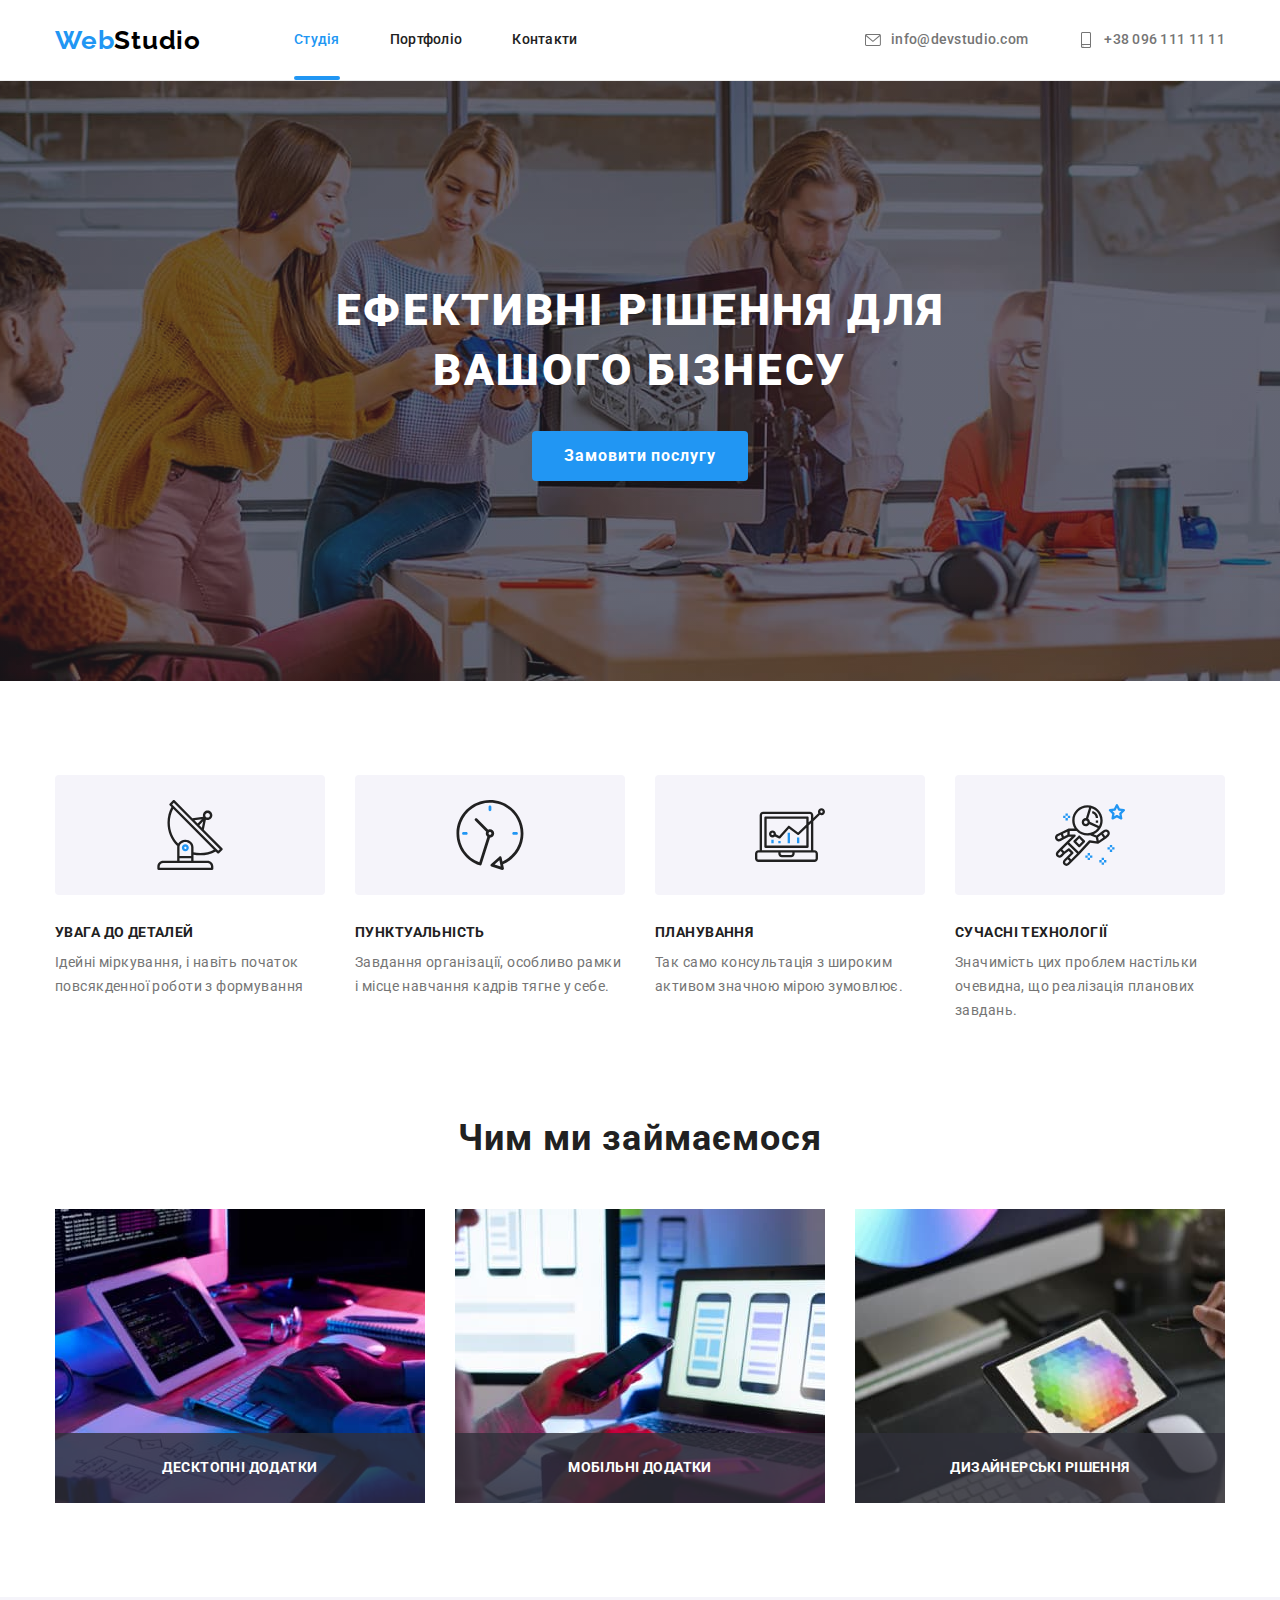
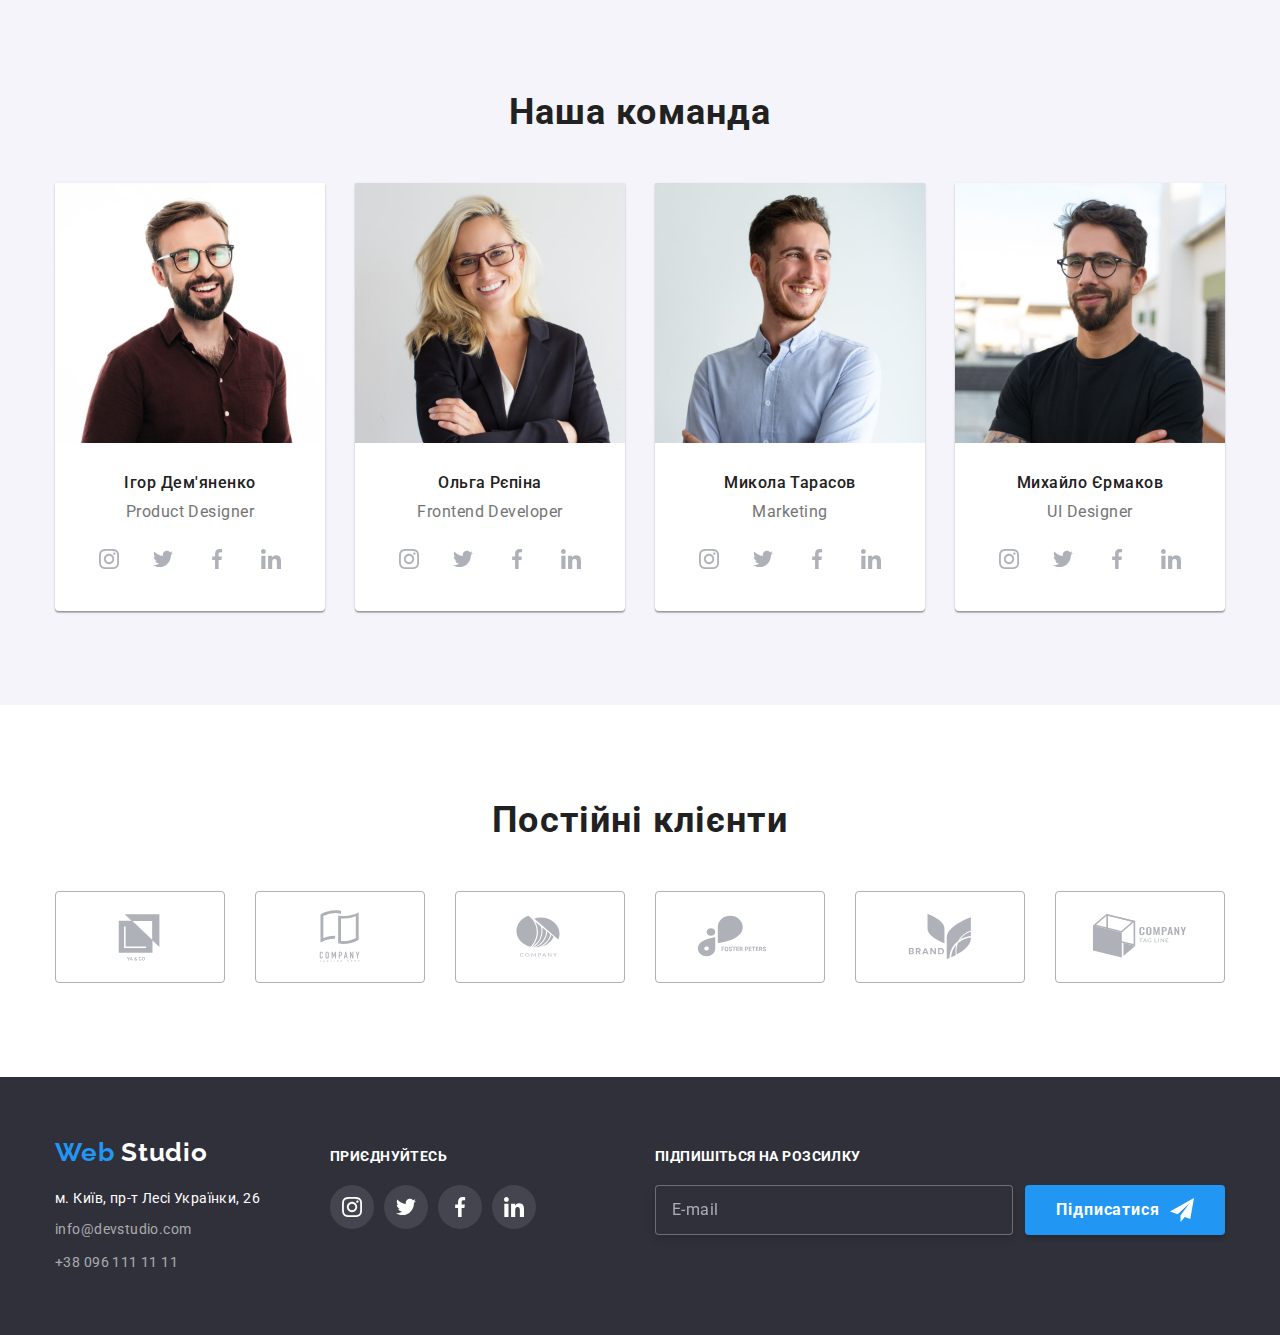
<file: index.html>
<!DOCTYPE html>
<html lang="uk">
<head>
    <meta charset="UTF-8">
    <meta http-equiv="X-UA-Compatible" content="IE=edge">
    <meta name="viewport" content="width=device-width, initial-scale=1.0">
    <title>WebStudio</title>
    <link rel="stylesheet" href="https://fonts.googleapis.com/css2?family=Raleway:wght@700&family=Roboto:wght@400;500;700;900&display=swap">
    <link rel="stylesheet" href="https://cdnjs.cloudflare.com/ajax/libs/modern-normalize/1.1.0/modern-normalize.min.css">
    <link rel="stylesheet" href="css/main.min.css">
</head>
<body>
     <header class="header">
        <!-- Logo -->
        <div class="container header-container">
            <a href="./index.html" class="logo logo-first">Web<span class="logo logo-end">Studio</span></a>
        <!-- Navigation -->
        <nav class="nav">
            <ul class="nav-list">
                <li class="nav-item"><a href="./index.html" class="nav-link current"  >Студія</a></li>
                <li class="nav-item"><a href="./portfolio.html" class="nav-link"  >Портфоліо</a></li>
                <li class="nav-item"><a href="./contacts.html" class="nav-link"  >Контакти </a></li>
            </ul>
        </nav>
        <!-- Contacts -->
        <ul class="contacts">
            <li class="contacts-item">
                <a href="mailto:info@devstudio.com" class="contacts-link">
                <svg class="contacts-icon" width="16" height="12">
                    <use href="./images/icons.svg#icon-envelope-header"></use>
                </svg> info@devstudio.com</a>
            </li>
            <li class="contacts-item">
                <a href="tel:+380961111111" class="contacts-link">
                <svg class="contacts-icon"  width="10" height="16">
                    <use href="./images/icons.svg#icon-smartphone-header"></use>
                </svg>
                +38 096 111 11 11</a>
            </li>
        </ul>
        </div>
    </header>
    <main>
        <!-- Hero section -->
        <section class="section hero">
            <div class="container">
            <h1 class="hero__title">Ефективні рішення для <br> вашого бізнесу</h1>
            <button class="button hero__button" data-modal-open>Замовити послугу</button>
            </div>
        </section>
        <!-- About -->
        <section class="section about">
            <div class="container">
            <ul class="about__list">
                <li class="about__item">
                    <div class="about__thumb">
                    <svg class="about__icon" width="70" height="70">
                        <use href="./images/icons.svg#icon-antenna"></use>
                    </svg></div>
                    <h2 class="about__title">УВАГА ДО ДЕТАЛЕЙ</h2>
                    <p class="about__text">Ідейні міркування, і навіть початок повсякденної роботи з формування 
                </li>
                <li class="about__item">
                    <div class="about__thumb">
                        <svg class="about__icon" width="70" height="70">
                            <use href="./images/icons.svg#icon-clock"></use>
                        </svg>
                    </div>
                    <h2 class="about__title">ПУНКТУАЛЬНІСТЬ</h2>
                    <p class="about__text">Завдання організації, особливо рамки і місце навчання кадрів тягне у себе.</p>
                </li>
                <li class="about__item">
                    <div class="about__thumb">
                        <svg class="about__icon" width="70" height="70">
                            <use href="./images/icons.svg#icon-computer"></use>
                        </svg>
                    </div>
                    <h2 class="about__title">ПЛАНУВАННЯ</h2>
                    <p class="about__text"> Так само консультація з широким активом значною мірою зумовлює.</p>
                </li>
                <li class="about__item">
                    <div class="about__thumb">
                        <svg class="about__icon" width="70" height="70">
                            <use href="./images/icons.svg#icon-astronat"></use>
                        </svg>
                    </div>
                    <h2 class="about__title">СУЧАСНІ ТЕХНОЛОГІЇ</h2>
                    <p class="about__text">Значимість цих проблем настільки очевидна, що реалізація планових завдань.</p>
                </li>
            </ul>
            </div>
        </section>
        <!-- What we do -->
        <section class="section profile">
            <div class="container">
            <h2 class="profile__title">Чим ми займаємося</h2>
            <ul class="profile__list">
                <li class="profile__item"><div class="profile__text"><p>Десктопні додатки</p></div><img src="images/box-1.jpg" alt="keyboard" width="370" height="294"></li>
                <li class="profile__item"><div class="profile__text"><p>Мобільні додатки</p></div><img src="images/box-2.jpg" alt="mobile" width="370" height="294"></li>
                <li class="profile__item"><div class="profile__text"><p>Дизайнерські рішення</p></div><img src="images/box-3.jpg" alt="tablet" width="370" height="294"></li>
            </ul>
            </div>
        </section>
        <!-- Our team -->
        <section class="section team">
            <div class="container">
            <h2 class="team-title">Наша команда</h2>
            <ul class="team-list">
                <li class="team-item">
                    <img class="team-image" src="./images/product-designer.jpg" alt="Product Designer" width="270" height="260">
                    <div class="team-content">
                    <h3 class="team-name" lang="uk">Ігор Дем'яненко</h3>
                    <p class="team-position" lang="en">Product Designer</p>
                    <ul class="team-link">
                        <li><a class="team-social" href="https://www.instagram.com/"><svg class="team-icon" width="20" height="20"><use href="./images/icons.svg#icon-instagram-team" ></use></svg> <span class="visually-hidden"> Instagram</span></a></li>
                        <li><a class="team-social" href="https://twitter.com/"><svg class="team-icon" width="20" height="20"><use href="./images/icons.svg#icon-twitter-team"></use></svg> <span class="visually-hidden"> Twitter</span></a></li>
                        <li><a class="team-social" href="https://www.facebook.com/"><svg class="team-icon" width="20" height="20"><use href="./images/icons.svg#icon-facebook-team" ></use></svg> <span class="visually-hidden"> Facebook</span></a></li>
                        <li><a class="team-social" href="https://www.linkedin.com/"><svg class="team-icon" width="20" height="20"><use href="./images/icons.svg#icon-linkedin-team"></use></svg> <span class="visually-hidden"> LinkedIn</span></a></li>
                    </ul>
                    </div>
                </li>
                <li class="team-item">
                    <img class="team-image" src="./images/frontend-developer.jpg" alt="Frontend Developer" width="270" height="260">
                    <div class="team-content">
                    <h3 class="team-name" lang="uk">Ольга Рєпіна</h3>
                    <p class="team-position" lang="en">Frontend Developer</p>
                    <ul class="team-link">
                        <li><a class="team-social" href="https://www.instagram.com/"><svg class="team-icon" width="20" height="20"><use href="./images/icons.svg#icon-instagram-team" ></use></svg> <span class="visually-hidden"> Instagram</span></a></li>
                        <li><a class="team-social" href="https://twitter.com/"><svg class="team-icon" width="20" height="20"><use href="./images/icons.svg#icon-twitter-team"></use></svg> <span class="visually-hidden"> Twitter</span></a></li>
                        <li><a class="team-social" href="https://www.facebook.com/"><svg class="team-icon" width="20" height="20"><use href="./images/icons.svg#icon-facebook-team" ></use></svg> <span class="visually-hidden"> Facebook</span></a></li>
                        <li><a class="team-social" href="https://www.linkedin.com/"><svg class="team-icon" width="20" height="20"><use href="./images/icons.svg#icon-linkedin-team"></use></svg> <span class="visually-hidden"> LinkedIn</span></a></li>
                    </ul>
                    </div>
                </li>
                <li class="team-item">
                    <img class="team-image" src="./images/marketing.jpg" alt="Marketing" width="270" height="260">
                    <div class="team-content">
                    <h3 class="team-name" lang="uk">Микола Тарасов</h3>
                    <p class="team-position" lang="en">Marketing</p>
                    <ul class="team-link">
                        <li><a class="team-social" href="https://www.instagram.com/"><svg class="team-icon" width="20" height="20"><use href="./images/icons.svg#icon-instagram-team" ></use></svg> <span class="visually-hidden"> Instagram</span></a></li>
                        <li><a class="team-social" href="https://twitter.com/"><svg class="team-icon" width="20" height="20"><use href="./images/icons.svg#icon-twitter-team"></use></svg> <span class="visually-hidden"> Twitter</span></a></li>
                        <li><a class="team-social" href="https://www.facebook.com/"><svg class="team-icon" width="20" height="20"><use href="./images/icons.svg#icon-facebook-team" ></use></svg> <span class="visually-hidden"> Facebook</span></a></li>
                        <li><a class="team-social" href="https://www.linkedin.com/"><svg class="team-icon" width="20" height="20"><use href="./images/icons.svg#icon-linkedin-team"></use></svg> <span class="visually-hidden"> LinkedIn</span></a></li>
                    </ul>
                    </div>
                </li>
                <li class="team-item">
                    <img class="team-image" src="./images/ui-designer.jpg" alt="UI Designer" width="270" height="260">
                    <div class="team-content">
                    <h3 class="team-name" lang="uk">Михайло Єрмаков</h3>
                    <p class="team-position" lang="en">UI Designer</p>
                   <ul class="team-link">
                        <li><a class="team-social" href="https://www.instagram.com/"><svg class="team-icon" width="20" height="20"><use href="./images/icons.svg#icon-instagram-team" ></use></svg> <span class="visually-hidden"> Instagram</span></a></li>
                        <li><a class="team-social" href="https://twitter.com/"><svg class="team-icon" width="20" height="20"><use href="./images/icons.svg#icon-twitter-team"></use></svg> <span class="visually-hidden"> Twitter</span></a></li>
                        <li><a class="team-social" href="https://www.facebook.com/"><svg class="team-icon" width="20" height="20"><use href="./images/icons.svg#icon-facebook-team" ></use></svg> <span class="visually-hidden"> Facebook</span></a></li>
                        <li><a class="team-social" href="https://www.linkedin.com/"><svg class="team-icon" width="20" height="20"><use href="./images/icons.svg#icon-linkedin-team"></use></svg> <span class="visually-hidden"> LinkedIn</span></a></li>
                    </ul>
                    </div>
                </li>
            </ul>
            </div>
        </section>
        <section class="section clients">
            <div class="container">
            <h2 class="clients-title">Постійні клієнти</h2>
            <ul class="clients-list">
                <li>
                    <a class="clients-link" href="" >
                        <svg class="clients-icon" width="106" height="60">
                            <use href="./images/icons.svg#icon-company1" ></use>
                        </svg>
                    </a>
                </li>
                <li>
                    <a class="clients-link" href="" >
                        <svg class="clients-icon" width="106" height="60">
                            <use href="./images/icons.svg#icon-company2"></use>
                        </svg>
                    </a>
                </li>
                <li><a class="clients-link" href="" >
                        <svg class="clients-icon" width="106" height="60">
                            <use href="./images/icons.svg#icon-company3"></use>
                        </svg>
                    </a>
                </li>
                <li><a class="clients-link" href="" >
                        <svg class="clients-icon" width="106" height="60">
                            <use href="./images/icons.svg#icon-company4"></use>
                        </svg> 
                    </a>
                </li>
                <li><a class="clients-link" href="" >
                        <svg class="clients-icon" width="106" height="60">
                            <use href="./images/icons.svg#icon-company5"></use>
                        </svg> 
                    </a>
                </li>
                <li><a class="clients-link" href="" >
                        <svg class="clients-icon" width="106" height="60">
                            <use href="./images/icons.svg#icon-company6"></use>
                        </svg> 
                    </a>
                </li>
            </ul>
            </div>
        </section>
    </main>
    <footer>
        <div class="container footer-container">
        <div class="footer-adress">
         <!-- Footer logo -->
                <a href="./index.html" class="logo logo-first">Web
                    <span class="logo footer-end">Studio</span>
                </a>
        <!-- Footer adress -->
                <address>
                <ul class="footer-list">
                    <li class="footer-item">
                        <a href="https://goo.gl/maps/C7pXMFegKn5EvWC58" class="adress-link" target="_blank" rel="noreferrer noopener"> м. Київ, пр-т Лесі Українки, 26 </a>
                    </li>
                    <li class="footer-item">
                        <a href="mailto:info@devstudio.com" class="footer-contacts">info@devstudio.com</a>
                    </li>
                    <li class="footer-item">
                        <a href="tell:+380961111111" class="footer-contacts">+38 096 111 11 11</a>
                    </li>
                </ul>
                </address>
        </div>
            <div class="footer-social">
                <p>ПРИЄДНУЙТЕСЬ</p>
                   <ul class="footer-cosial-list">
                        <li><a class="footer-link" href="https://www.instagram.com/">
                            <svg class="icon-footer" width="20" height="20">
                                <use href="./images/icons.svg#icon-instagram-footer"></use>
                            </svg>
                            <span class="visually-hidden"> Instagram</span></a></li>
                        <li><a class="footer-link" href="https://twitter.com/">
                            <svg class="icon-footer" width="20" height="20">
                                <use href="./images/icons.svg#icon-twitter-footer" ></use>
                            </svg>
                            <span class="visually-hidden">Twitter</span></a></li>
                        <li><a class="footer-link" href="https://www.facebook.com/">
                            <svg class="icon-footer" width="20" height="20">
                                <use href="./images/icons.svg#icon-facebook-footer"></use>
                            </svg>
                            <span class="visually-hidden">Facebook</span></a></li>
                        <li><a class="footer-link" href="https://www.linkedin.com/">
                            <svg class="icon-footer" width="20" height="20">
                                <use href="./images/icons.svg#icon-linkedin-footer" ></use>
                            </svg>
                            <span class="visually-hidden">LinkedIn</span></a></li>
                    </ul>
            </div>
            <form class="footer-form">
                <p>ПІДПИШІТЬСЯ НА РОЗСИЛКУ</p>
                    <div class="mail-form">
                            <input type="email" name="mail" id="mail" lang="En" placeholder="E-mail">
                            <button class="footer-button" type="submit">
                                Підписатися
                                <svg class="footer-telegram"  width="24" height="24">
                                    <use href="./images/icons.svg#icon-telegram"></use>
                                </svg>
                            </button>
                    </div>
            </form>
        </div>
    </footer>
    <div class="backdrop is-hidden" data-modal>
        
        <div class="modal">

    <form class="modal-form">
        <p>Залиште свої дані, ми вам передзвонимо</p>

        <div class="form-field">
            <label for="name">Ім'я</label>
            <input class="form-input" type="text" name="name" id="name"> 
                <svg class="icon-modal" width="18" height="18">
                    <use href="./images/icons.svg#icon-person-modal"></use>
                </svg>       
        </div>

        <div class="form-field">
            <label for="telephone">Телефон</label>
            <input class="form-input" type="tel" name="telephone" id="telephone">  
                <svg class="icon-modal" width="18" height="18">
                    <use href="./images/icons.svg#icon-phone-modal"></use>
                </svg>      
        </div>
    
        <div class="form-field">
            <label for="post">Пошта</label>
            <input class="form-input" type="email" name="post" id="post">
                <svg class="icon-modal" width="18" height="18">
                    <use href="./images/icons.svg#icon-email-modal"></use>
                </svg>
                
        </div>
    
        <div class="form-field coment">
        <label for="coment">Коментар </label>
        <textarea class="form-input" name="coment" id="coment" rows="5" placeholder="Введіть текст"></textarea>
        </div>

        <div class="form-checkbox">
        <label class="modal-check"> 
            <input class="checkbox" type="checkbox" name="privacy">
            <span class="checkbox-icon">
                <svg class="icon-chekbox" width="16" height="15">
                    <use href="./images/icons.svg#icon-icon-checkbox"></use>
                </svg>
            </span>
                Погоджуюся з розсилкою та приймаю &nbsp; 
                    <a href="#">Умови договору</a> 
        </label>  
        </div>

       
        <button class="modal-button" type="submit">Відправити</button>
    </form>


            <button class="close-button" data-modal-close>
                <svg class="close-modal" width="11" height="11">
                    <use href="./images/icons.svg#icon-close-modal"></use>
                </svg>
            </button>
        </div>
        
    </div>
    <script src="./js/modal.js"></script>
</body>
</html>
</file>
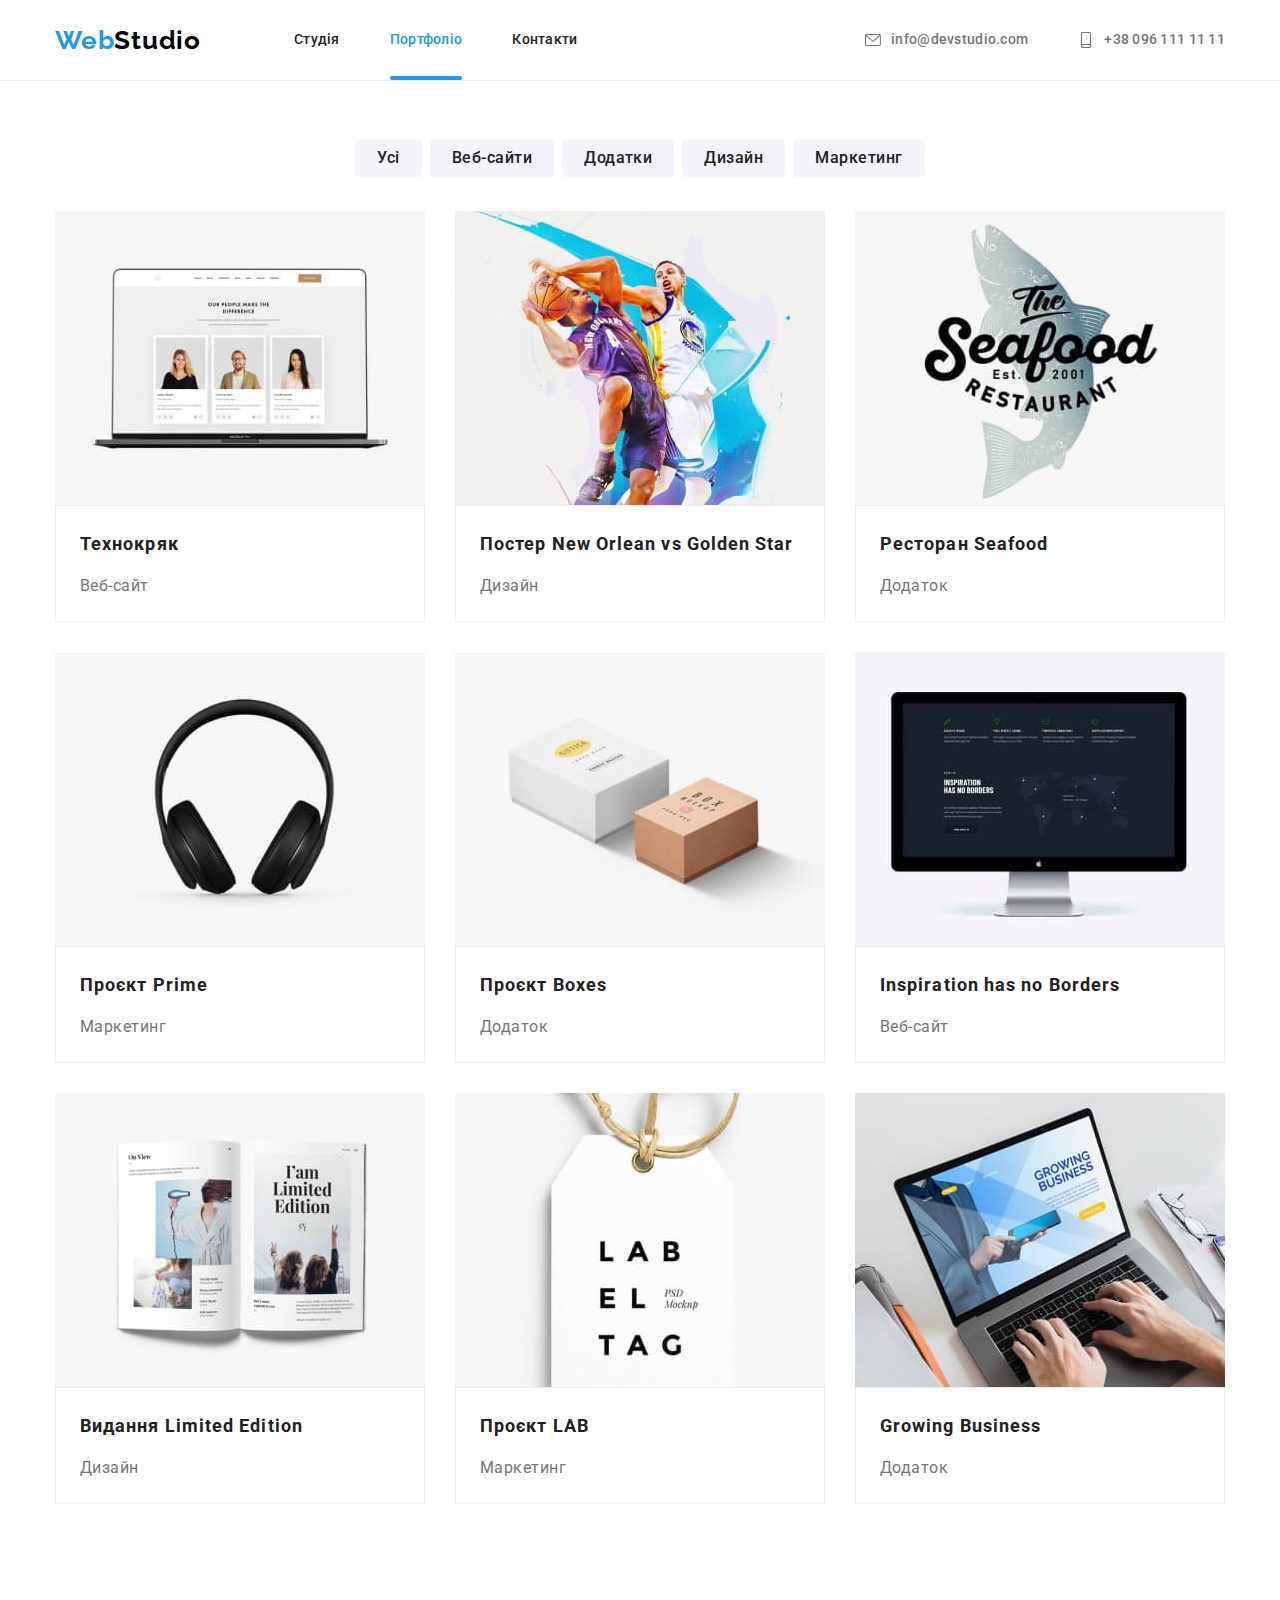
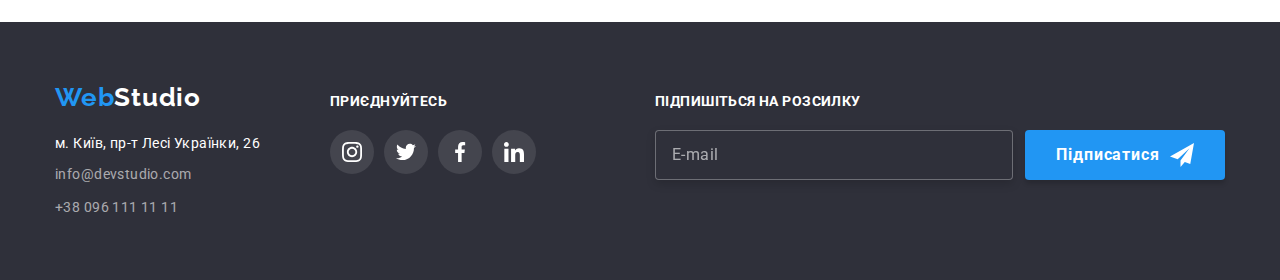
<file: portfolio.html>
<!DOCTYPE html>
<html lang="uk">
<head>
    <meta charset="UTF-8">
    <meta http-equiv="X-UA-Compatible" content="IE=edge">
    <meta name="viewport" content="width=device-width, initial-scale=1.0">
    <title>WebStudio Portfolio</title>
    <link rel="stylesheet" href="https://fonts.googleapis.com/css2?family=Raleway:wght@700&family=Roboto:wght@400;500;700;900&display=swap">
    <link rel="stylesheet" href="https://cdnjs.cloudflare.com/ajax/libs/modern-normalize/1.1.0/modern-normalize.min.css">
    <link rel="stylesheet" href="css/main.min.css">
</head>
<body>
      <header class="header">
        <!-- Logo -->
        <div class="container header-container">
            <a href="./index.html" class="logo logo-first">Web<span class="logo logo-end">Studio</span></a>
        <!-- Navigation -->
        <nav class="nav">
            <ul class="nav-list">
                <li class="nav-item"><a href="./index.html" class="nav-link"  >Студія</a></li>
                <li class="nav-item"><a href="./portfolio.html" class="nav-link current"  >Портфоліо</a></li>
                <li class="nav-item"><a href="./contacts.html" class="nav-link"  >Контакти </a></li>
            </ul>
        </nav>
        <!-- Contacts -->
        <ul class="contacts">
            <li class="contacts-item">
                <a href="mailto:info@devstudio.com" class="contacts-link">
                <svg class="contacts-icon" width="16" height="12">
                    <use href="./images/icons.svg#icon-envelope-header"></use>
                </svg> info@devstudio.com</a>
            </li>
            <li class="contacts-item">
                <a href="tel:+380961111111" class="contacts-link">
                <svg class="contacts-icon"  width="10" height="16">
                    <use href="./images/icons.svg#icon-smartphone-header"></use>
                </svg>
                +38 096 111 11 11</a>
            </li>
        </ul>
        </div>
    </header>
    <main>
        <section class="portfolio-section">
        <div class="container">
            <h1 class="visually-hidden">Портфоліо</h1>
            <!-- Button filter -->
            <ul class="filter-list">
                <li><button class="button filter-item">Усі</button></li>
                <li><button class="button filter-item">Веб-сайти</button></li>
                <li><button class="button filter-item">Додатки</button></li>
                <li><button class="button filter-item">Дизайн</button></li>
                <li><button class="button filter-item">Маркетинг</button></li>
            </ul>
        <!-- Portfolio -->
            <ul class="portfolio-list">
                <li class="portfolio-item"> 
                        <a class="portfolio-link" href="" >
                                <div class="portfolio-thumb">
                                    <img class="portfolio-image" src="./images/techno.jpg" alt="technokrjak" width="370" height="294">
                                    <div class="portfolio-overlay">
                                        <div class="portfolio-text">
                                        <p>Ресурс пропонує комплексні пропозиції з різним рівнем функціоналу та сервісів. Все це дозволить відвідувачу отримати вичерпні відомості про компанію чи приватну особу</p>
                                        </div>
                                     </div>
                                </div>
                            <div class="portfolio-content">
                            <h2 class="list-title">Технокряк</h2>
                            <p class="list-text" lang="uk">Веб-сайт</p>
                            </div>
                        </a>
                </li>
                <li class="portfolio-item"> 
                        <a class="portfolio-link" href="" >
                            <div class="portfolio-thumb">
                                <img class="portfolio-image" src="./images/poster.jpg" alt="poster" width="370" height="294">
                            <div class="portfolio-overlay">
                                    <div class="portfolio-text">
                                        <p>Ресурс пропонує комплексні пропозиції з різним рівнем функціоналу та сервісів. Все це дозволить відвідувачу отримати вичерпні відомості про компанію чи приватну особу</p>
                                    </div>
                                </div>
                            </div>
                            <div class="portfolio-content">
                            <h2 class="list-title">Постер New Orlean vs Golden Star</h2>
                            <p class="list-text" lang="uk">Дизайн</p>
                        </div>
                        </a>
                </li>
                <li class="portfolio-item"> 
                        <a class="portfolio-link" href="" >
                            <div class="portfolio-thumb">
                                <img class="portfolio-image" src="./images/seafood.jpg" alt="seafood-restorant" width="370" height="294">
                            <div class="portfolio-overlay">
                                    <div class="portfolio-text">
                                        <p>Ресурс пропонує комплексні пропозиції з різним рівнем функціоналу та сервісів. Все це дозволить відвідувачу отримати вичерпні відомості про компанію чи приватну особу</p>
                                    </div>
                                </div>
                            </div>
                            <div class="portfolio-content">
                            <h2 class="list-title">Ресторан Seafood</h2>
                            <p class="list-text" lang="uk">Додаток</p>
                        </div>
                        </a>
                </li>
                <li class="portfolio-item"> 
                        <a class="portfolio-link" href="">
                            <div class="portfolio-thumb">
                                <img class="portfolio-image" src="./images/prime.jpg" alt="prime" width="370" height="294">
                            <div class="portfolio-overlay">
                                    <div class="portfolio-text">
                                        <p>Ресурс пропонує комплексні пропозиції з різним рівнем функціоналу та сервісів. Все це дозволить відвідувачу отримати вичерпні відомості про компанію чи приватну особу</p>
                                    </div>
                                </div>
                            </div>  
                            <div class="portfolio-content">
                            <h2 class="list-title">Проєкт Prime</h2>
                            <p class="list-text" lang="uk">Маркетинг</p>
                        </div>
                        </a>
                </li>
                <li class="portfolio-item"> 
                        <a class="portfolio-link" href="" >
                            <div class="portfolio-thumb">
                                <img class="portfolio-image" src="./images/boxes.jpg" alt="boxes" width="370" height="294">
                            <div class="portfolio-overlay">
                                    <div class="portfolio-text">
                                        <p>Ресурс пропонує комплексні пропозиції з різним рівнем функціоналу та сервісів. Все це дозволить відвідувачу отримати вичерпні відомості про компанію чи приватну особу</p>
                                    </div>
                                </div>
                            </div>
                            <div class="portfolio-content">
                            <h2 class="list-title">Проєкт Boxes</h2>
                            <p class="list-text" lang="uk">Додаток</p>
                        </div>
                        </a>
                </li>
                <li class="portfolio-item"> 
                        <a class="portfolio-link" href="" >
                            <div class="portfolio-thumb">
                                <img class="portfolio-image" src="./images/inspiration.jpg" alt="inspiration" width="370" height="294">
                            <div class="portfolio-overlay">
                                    <div class="portfolio-text">
                                        <p>Ресурс пропонує комплексні пропозиції з різним рівнем функціоналу та сервісів. Все це дозволить відвідувачу отримати вичерпні відомості про компанію чи приватну особу</p>
                                    </div>
                                </div>
                            </div>
                            <div class="portfolio-content">
                            <h2 class="list-title" lang="en">Inspiration has no Borders</h2>
                            <p class="list-text" lang="uk">Веб-сайт</p>
                        </div>
                        </a>
                </li>
                <li class="portfolio-item"> 
                        <a class="portfolio-link" href="" >
                            <div class="portfolio-thumb">
                                <img class="portfolio-image" src="./images/limited-edition.jpg" alt="limited-edition" width="370" height="294">
                            <div class="portfolio-overlay">
                                    <div class="portfolio-text">
                                        <p>Ресурс пропонує комплексні пропозиції з різним рівнем функціоналу та сервісів. Все це дозволить відвідувачу отримати вичерпні відомості про компанію чи приватну особу</p>
                                    </div>
                                </div>
                            </div>
                            <div class="portfolio-content">
                            <h2 class="list-title">Видання Limited Edition</h2>
                            <p class="list-text" lang="uk">Дизайн</p>
                        </div>
                        </a>
                </li>
                <li class="portfolio-item"> 
                        <a class="portfolio-link" href="" >
                            <div class="portfolio-thumb"> 
                                <img class="portfolio-image" src="./images/lab.jpg" alt="lab" width="370" height="294">
                            <div class="portfolio-overlay">
                                    <div class="portfolio-text">
                                        <p>Ресурс пропонує комплексні пропозиції з різним рівнем функціоналу та сервісів. Все це дозволить відвідувачу отримати вичерпні відомості про компанію чи приватну особу</p>
                                    </div>
                                </div>
                            </div>
                            <div class="portfolio-content">
                            <h2 class="list-title">Проєкт LAB</h2>
                            <p class="list-text" lang="uk">Маркетинг</p>
                        </div>
                        </a>
        
                <li class="portfolio-item"> 
                        <a class="portfolio-link" href="" >
                            <div class="portfolio-thumb">
                                <img class="portfolio-image" src="./images/growing-busines.jpg" alt="growing-busines" width="370" height="294">
                            <div class="portfolio-overlay">
                                    <div class="portfolio-text">
                                        <p>Ресурс пропонує комплексні пропозиції з різним рівнем функціоналу та сервісів. Все це дозволить відвідувачу отримати вичерпні відомості про компанію чи приватну особу</p>
                                    </div>
                                </div>
                            </div>
                            <div class="portfolio-content">
                            <h2 class="list-title" lang="en">Growing Business</h2>
                            <p class="list-text" lang="uk">Додаток</p>
                        </div>
                        </a>
                </li>
            </ul>
        </div>
        </section>
    </main>
    <footer>
        <div class="container footer-container">
        <div class="footer-adress">
         <!-- Footer logo -->
                <a href="./index.html" class="logo logo-first">Web<span class="logo footer-end">Studio</span></a>
        <!-- Footer adress -->
                <address>
                <ul class="footer-list">
                    <li class="footer-item">
                        <a href="https://goo.gl/maps/C7pXMFegKn5EvWC58" class="adress-link" target="_blank" rel="noreferrer noopener"> м. Київ, пр-т Лесі Українки, 26 </a>
                    </li>
                    <li class="footer-item">
                        <a href="mailto:info@devstudio.com" class="footer-contacts">info@devstudio.com</a>
                    </li>
                    <li class="footer-item">
                        <a href="tell:+380961111111" class="footer-contacts">+38 096 111 11 11</a>
                    </li>
                </ul>
                </address>
        </div>
            <div class="footer-social">
                <p>ПРИЄДНУЙТЕСЬ</p>
                   <ul class="footer-cosial-list">
                        <li><a class="footer-link" href="https://www.instagram.com/">
                            <svg class="icon-footer" width="20" height="20">
                                <use href="./images/icons.svg#icon-instagram-footer"></use>
                            </svg>
                            <span class="visually-hidden"> Instagram</span></a></li>
                        <li><a class="footer-link" href="https://twitter.com/">
                            <svg class="icon-footer" width="20" height="20">
                                <use href="./images/icons.svg#icon-twitter-footer" ></use>
                            </svg>
                            <span class="visually-hidden">Twitter</span></a></li>
                        <li><a class="footer-link" href="https://www.facebook.com/">
                            <svg class="icon-footer" width="20" height="20">
                                <use href="./images/icons.svg#icon-facebook-footer"></use>
                            </svg>
                            <span class="visually-hidden">Facebook</span></a></li>
                        <li><a class="footer-link" href="https://www.linkedin.com/">
                            <svg class="icon-footer" width="20" height="20">
                                <use href="./images/icons.svg#icon-linkedin-footer" ></use>
                            </svg>
                            <span class="visually-hidden">LinkedIn</span></a></li>
                    </ul>
            </div>
            <form class="footer-form" action="">
                <p>ПІДПИШІТЬСЯ НА РОЗСИЛКУ</p>
                    <div class="mail-form">
                            <input type="email" name="mail" id="mail" lang="En" placeholder="E-mail">
                            <button class="footer-button" type="submit">
                                Підписатися
                                <svg class="footer-telegram"  width="24" height="24">
                                    <use href="./images/icons.svg#icon-telegram"></use>
                                </svg>
                            </button>
                    </div>
            </form>
        </div>
    </footer>
</body>
</html>
</file>
<file: css/main.min.css>
:root{--block-bg-color: #2F303A;--section-bg-color: #F5F4FA;--active-color: #2196F3;--primary-text-color: #212121;--text-color: #757575;--timing-function: cubic-bezier(0.4, 0, 0.2, 1)}h1,h2,h3,h4,h5,h6,ul,p{margin:0}body{font-family:"Roboto","Verdana","Tahoma",sans-serif;background-color:#fff;color:var(--primary-text-color)}img{display:block}ul{margin:0;padding:0}li{list-style:none;margin:0;padding:0}a{text-decoration:none;color:var(--head-color)}a,button{margin:0;padding:0}.container{width:1200px;margin:0 auto;padding-left:15px;padding-right:15px}.section{padding-top:94px;padding-bottom:94px}.visually-hidden{position:absolute;width:1px;height:1px;margin:-1px;border:0;padding:0;white-space:nowrap;-webkit-clip-path:inset(100%);clip-path:inset(100%);clip:rect(0 0 0 0);overflow:hidden}.header{border-bottom:1px solid #ececec}.header-container{display:-webkit-box;display:-ms-flexbox;display:flex;-webkit-box-align:center;-ms-flex-align:center;align-items:center}.logo{font-family:"Raleway";font-weight:700;font-size:26px;line-height:1.19;letter-spacing:.03em}.logo-first{text-decoration:none;color:var(--active-color)}.logo-end{color:#000}.footer-end{color:#fff}.nav{margin-left:93px}.nav-list{display:-webkit-box;display:-ms-flexbox;display:flex;-ms-flex-wrap:wrap;flex-wrap:wrap;text-align:center;gap:50px}.nav-list .nav-link.current{color:var(--active-color)}.nav-item{font-weight:500;font-size:14px;line-height:1.14;letter-spacing:.02em}.nav-link{text-decoration:none;color:var(--primary-text-color);cursor:pointer;padding-top:32px;padding-bottom:32px;display:block;position:relative;-webkit-transition:color 250ms var(--timing-function);transition:color 250ms var(--timing-function)}.nav-link:focus,.nav-link:hover{color:var(--active-color)}.nav-link.current::after{content:"";display:block;position:absolute;bottom:0;left:0;width:100%;height:4px;background:#2196f3;border-radius:2px}.contacts{display:-webkit-box;display:-ms-flexbox;display:flex;margin-left:auto;gap:50px}.contacts-item{font-weight:500;font-size:14px;line-height:1.14;letter-spacing:.02em}.contacts-link{font-weight:500;font-size:14px;line-height:1.14;letter-spacing:.02em;max-width:100%;height:100%;color:var(--text-color);cursor:pointer;display:-webkit-inline-box;display:-ms-inline-flexbox;display:inline-flex;-webkit-box-align:center;-ms-flex-align:center;align-items:center;-webkit-box-pack:center;-ms-flex-pack:center;justify-content:center;-webkit-transition:color 250ms var(--timing-function);transition:color 250ms var(--timing-function)}.contacts-link:hover,.contacts-link:focus{color:var(--active-color)}.contacts-icon{display:-webkit-box;display:-ms-flexbox;display:flex;width:16px;max-height:16px;margin-right:10px;fill:currentColor}.hero{background-color:var(--block-bg-color);color:#fff;letter-spacing:.06em;text-transform:uppercase;text-align:center;max-width:1600px;height:600px;padding-top:200px;padding-bottom:200px;margin-left:auto;margin-right:auto;background-image:-webkit-gradient(linear, left top, right top, from(rgba(47, 48, 58, 0.4)), to(rgba(47, 48, 58, 0.4))),url(../images/hero-image.jpg);background-image:linear-gradient(to right, rgba(47, 48, 58, 0.4), rgba(47, 48, 58, 0.4)),url(../images/hero-image.jpg);background-repeat:no-repeat;background-position:center}.hero__title{font-weight:900;font-size:44px;line-height:1.36;letter-spacing:.06em;text-transform:uppercase;margin-top:0;margin-bottom:0}.hero__button{font-weight:700;font-size:16px;line-height:1.88;-webkit-box-align:center;-ms-flex-align:center;align-items:center;letter-spacing:.06em;color:#fff;background-color:var(--active-color);width:216px;border-radius:4px;padding:10px;margin-top:30px;border:none;-webkit-transition:background-color 250ms var(--timing-function),-webkit-box-shadow 250ms var(--timing-function);transition:background-color 250ms var(--timing-function),-webkit-box-shadow 250ms var(--timing-function);transition:box-shadow 250ms var(--timing-function),background-color 250ms var(--timing-function);transition:box-shadow 250ms var(--timing-function),background-color 250ms var(--timing-function),-webkit-box-shadow 250ms var(--timing-function)}.hero__button:focus,.hero__button:hover{background:#188ce8;-webkit-box-shadow:0px 4px 4px rgba(0,0,0,.15);box-shadow:0px 4px 4px rgba(0,0,0,.15);border-radius:4px;cursor:pointer}.about__list{display:-webkit-box;display:-ms-flexbox;display:flex;-ms-flex-wrap:wrap;flex-wrap:wrap;gap:30px}.about__item{list-style-type:none;width:270px}.about__thumb{display:-webkit-box;display:-ms-flexbox;display:flex;-webkit-box-pack:center;-ms-flex-pack:center;justify-content:center;-webkit-box-align:center;-ms-flex-align:center;align-items:center;height:120px;border-radius:4px;background-color:var(--section-bg-color);margin-bottom:30px}.about__title{font-weight:700;font-size:14px;line-height:1.14;letter-spacing:.03em;text-transform:uppercase;color:var(--primary-text-color);margin-bottom:10px}.about__text{font-size:14px;line-height:1.71;letter-spacing:.03em;color:var(--text-color)}.profile{padding-top:0}.profile__title{font-weight:700;font-size:36px;line-height:1.17;text-align:center;letter-spacing:.03em;color:var(--primary-text-color);margin-bottom:50px}.profile__list{list-style-type:none;display:-webkit-box;display:-ms-flexbox;display:flex;-ms-flex-wrap:wrap;flex-wrap:wrap;gap:30px}.profile__item{position:relative}.profile__item::before{content:"";position:absolute;bottom:0;left:0;width:100%;height:70px;background:rgba(47,48,58,.8)}.profile__text{content:"";position:absolute;bottom:9%;left:25%;right:25%;font-weight:700;font-size:14px;line-height:1.14;text-align:center;letter-spacing:.03em;text-transform:uppercase;color:#fff}.team{background-color:var(--section-bg-color);display:-webkit-box;display:-ms-flexbox;display:flex;-webkit-box-orient:vertical;-webkit-box-direction:normal;-ms-flex-direction:column;flex-direction:column;-webkit-box-align:center;-ms-flex-align:center;align-items:center;-webkit-box-pack:center;-ms-flex-pack:center;justify-content:center}.team-title{font-weight:700;font-size:36px;line-height:1.17;text-align:center;letter-spacing:.03em;color:var(--primary-text-color);margin-bottom:50px}.team-list{display:-webkit-box;display:-ms-flexbox;display:flex;-ms-flex-wrap:wrap;flex-wrap:wrap;gap:30px}.team-item{display:block;background:#fff;-webkit-box-shadow:0px 1px 3px rgba(0,0,0,.12),0px 1px 1px rgba(0,0,0,.14),0px 2px 1px rgba(0,0,0,.2);box-shadow:0px 1px 3px rgba(0,0,0,.12),0px 1px 1px rgba(0,0,0,.14),0px 2px 1px rgba(0,0,0,.2);border-radius:0px 0px 4px 4px}.team-image{max-width:100%}.team-content{padding-top:30px;padding-bottom:30px}.team-name{font-weight:500;font-size:16px;line-height:1.19;text-align:center;letter-spacing:.03em;color:var(--primary-text-color);margin-bottom:10px}.team-position{font-size:16px;line-height:1.19;text-align:center;letter-spacing:.03em;color:var(--text-color);margin-bottom:16px}.team-link{display:-webkit-box;display:-ms-flexbox;display:flex;-webkit-box-align:center;-ms-flex-align:center;align-items:center;-webkit-box-pack:center;-ms-flex-pack:center;justify-content:center;gap:10px}.team-social{display:-webkit-box;display:-ms-flexbox;display:flex;-webkit-box-pack:center;-ms-flex-pack:center;justify-content:center;-webkit-box-align:center;-ms-flex-align:center;align-items:center;width:44px;height:44px;border-radius:50%;cursor:pointer;color:#afb1b8;background-color:#fff;-webkit-transition:background-color 250ms var(--timing-function),color 250ms var(--timing-function);transition:background-color 250ms var(--timing-function),color 250ms var(--timing-function)}.team-social:hover,.team-social:focus{color:#fff;background-color:var(--active-color)}.team-icon{display:block;fill:currentColor}.clients-title{font-weight:700;font-size:36px;line-height:42px;text-align:center;letter-spacing:.03em;color:var(--primary-text-color);margin-bottom:50px}.clients-list{display:-webkit-box;display:-ms-flexbox;display:flex;-webkit-box-pack:center;-ms-flex-pack:center;justify-content:center;gap:30px}.clients-link{display:-webkit-box;display:-ms-flexbox;display:flex;-webkit-box-pack:center;-ms-flex-pack:center;justify-content:center;-webkit-box-align:center;-ms-flex-align:center;align-items:center;width:170px;height:92px;border:1px solid #afb1b8;border-radius:4px;color:#afb1b8;-webkit-transition:border 250ms var(--timing-function),color 250ms var(--timing-function);transition:border 250ms var(--timing-function),color 250ms var(--timing-function)}.clients-link:hover,.clients-link:focus{color:var(--active-color);border:1px solid var(--active-color)}.clients-icon{display:-webkit-box;display:-ms-flexbox;display:flex;fill:currentColor;-webkit-transition:fill 250ms var(--timing-function);transition:fill 250ms var(--timing-function)}.clients-icon:hover,.clients-icon:focus{fill:var(--active-color)}footer{background-color:var(--block-bg-color);padding-top:60px;padding-bottom:60px}.footer-container{display:-webkit-box;display:-ms-flexbox;display:flex;-webkit-box-align:baseline;-ms-flex-align:baseline;align-items:baseline}.footer-adress{display:block;margin-right:70px}address{margin-top:20px}.adress-link{font-style:normal;font-size:14px;line-height:1.5;letter-spacing:.03em;color:#fff;text-decoration:none;-webkit-transition:color 250ms var(--timing-function);transition:color 250ms var(--timing-function)}.adress-link:hover,.adress-link:focus{color:var(--active-color)}.footer-contacts{font-style:normal;font-size:14px;line-height:1.7;letter-spacing:.03em;color:rgba(255,255,255,.6);text-decoration:none;display:-webkit-box;display:-ms-flexbox;display:flex;-ms-flex-wrap:wrap;flex-wrap:wrap;-webkit-transition:color 250ms var(--timing-function);transition:color 250ms var(--timing-function)}.footer-contacts:hover,.footer-contacts:focus{color:var(--active-color)}.footer-item:nth-child(-n+2){margin-bottom:9px}.footer-social{display:block;-webkit-box-align:center;-ms-flex-align:center;align-items:center;-webkit-box-pack:center;-ms-flex-pack:center;justify-content:center}.footer-social p{font-weight:700;font-size:14px;line-height:1.14;letter-spacing:.03em;text-transform:uppercase;color:#fff;margin-bottom:20px;text-align:justify}.footer-cosial-list{display:-webkit-inline-box;display:-ms-inline-flexbox;display:inline-flex;-webkit-box-pack:center;-ms-flex-pack:center;justify-content:center;gap:10px}.footer-link{display:-webkit-box;display:-ms-flexbox;display:flex;-webkit-box-pack:center;-ms-flex-pack:center;justify-content:center;-webkit-box-align:center;-ms-flex-align:center;align-items:center;width:44px;height:44px;border-radius:50%;background-color:rgba(255,255,255,.1);-webkit-transition:background-color 250ms var(--timing-function);transition:background-color 250ms var(--timing-function)}.footer-link:hover,.footer-link:focus{background-color:var(--active-color)}.icon-footer{display:-webkit-box;display:-ms-flexbox;display:flex;padding:0}.footer-form{display:block;margin-left:auto;width:570px}.footer-form p{font-weight:700;font-size:14px;line-height:1.14;letter-spacing:.03em;color:#fff;text-align:justify;margin-bottom:20px}.mail-form{display:-webkit-box;display:-ms-flexbox;display:flex}.mail-form input{width:358px;margin-right:12px;background-color:var(--block-bg-color);border:1px solid rgba(255,255,255,.3);-webkit-filter:drop-shadow(0px 4px 4px rgba(0, 0, 0, 0.15));filter:drop-shadow(0px 4px 4px rgba(0, 0, 0, 0.15));border-radius:4px;padding-left:16px;color:rgba(255,255,255,.6);-webkit-transition:border 250ms var(--timing-function);transition:border 250ms var(--timing-function)}.mail-form input:hover,.mail-form input:focus{border:1px solid #fff;outline:none}.mail-form input::-webkit-input-placeholder{margin-right:16px;font-size:16px;line-height:1.25;display:-webkit-box;display:flex;-webkit-box-align:center;align-items:center;letter-spacing:.03em;color:rgba(255,255,255,.6)}.mail-form input::-moz-placeholder{margin-right:16px;font-size:16px;line-height:1.25;display:flex;align-items:center;letter-spacing:.03em;color:rgba(255,255,255,.6)}.mail-form input:-ms-input-placeholder{margin-right:16px;font-size:16px;line-height:1.25;display:-ms-flexbox;display:flex;-ms-flex-align:center;align-items:center;letter-spacing:.03em;color:rgba(255,255,255,.6)}.mail-form input::-ms-input-placeholder{margin-right:16px;font-size:16px;line-height:1.25;display:-ms-flexbox;display:flex;-ms-flex-align:center;align-items:center;letter-spacing:.03em;color:rgba(255,255,255,.6)}.mail-form input::placeholder{margin-right:16px;font-size:16px;line-height:1.25;display:-webkit-box;display:-ms-flexbox;display:flex;-webkit-box-align:center;-ms-flex-align:center;align-items:center;letter-spacing:.03em;color:rgba(255,255,255,.6)}.footer-button{display:-webkit-inline-box;display:-ms-inline-flexbox;display:inline-flex;-webkit-box-pack:center;-ms-flex-pack:center;justify-content:center;-webkit-box-align:center;-ms-flex-align:center;align-items:center;width:200px;height:50px;font-weight:700;font-size:16px;line-height:1.88;letter-spacing:.06em;color:#fff;margin:0;background:var(--active-color);-webkit-box-shadow:0px 4px 4px rgba(0,0,0,.15);box-shadow:0px 4px 4px rgba(0,0,0,.15);border:none;border-radius:4px;-webkit-transition:background-color 250ms var(--timing-function),-webkit-box-shadow 250ms var(--timing-function);transition:background-color 250ms var(--timing-function),-webkit-box-shadow 250ms var(--timing-function);transition:box-shadow 250ms var(--timing-function),background-color 250ms var(--timing-function);transition:box-shadow 250ms var(--timing-function),background-color 250ms var(--timing-function),-webkit-box-shadow 250ms var(--timing-function)}.footer-button:focus,.footer-button:hover{background-color:#188ce8;-webkit-box-shadow:0px 4px 4px rgba(0,0,0,.15);box-shadow:0px 4px 4px rgba(0,0,0,.15);cursor:pointer}.footer-telegram{margin-left:10px}.backdrop{position:fixed;top:0;left:0;bottom:0;right:0;background:rgba(0,0,0,.2);opacity:1;-webkit-transition:opacity 550ms cubic-bezier(0.4, 0, 0.2, 1);transition:opacity 550ms cubic-bezier(0.4, 0, 0.2, 1)}.backdrop.is-hidden{opacity:0;pointer-events:none}.modal{position:absolute;top:50%;left:50%;-webkit-transform:translate(-50%, -50%) scale(1);transform:translate(-50%, -50%) scale(1);width:528px;height:581px;background:#fff;-webkit-box-shadow:0px 1px 3px rgba(0,0,0,.12),0px 1px 1px rgba(0,0,0,.14),0px 2px 1px rgba(0,0,0,.2);box-shadow:0px 1px 3px rgba(0,0,0,.12),0px 1px 1px rgba(0,0,0,.14),0px 2px 1px rgba(0,0,0,.2);border-radius:4px;-webkit-transition:-webkit-transform 550ms var(--timing-function);transition:-webkit-transform 550ms var(--timing-function);transition:transform 550ms var(--timing-function);transition:transform 550ms var(--timing-function), -webkit-transform 550ms var(--timing-function)}.close-button{position:absolute;display:-webkit-box;display:-ms-flexbox;display:flex;-webkit-box-pack:center;-ms-flex-pack:center;justify-content:center;-webkit-box-align:center;-ms-flex-align:center;align-items:center;top:8px;right:8px;min-width:30px;min-height:30px;border-radius:50%;background-color:#fff;border:1px solid rgba(0,0,0,.1);-webkit-transition:background-color 250ms cubic-bezier(0.4, 0, 0.2, 1);transition:background-color 250ms cubic-bezier(0.4, 0, 0.2, 1)}.close-button:hover,.close-button:focus{fill:var(--active-color)}.modal-form{padding:40px}.modal-form p{font-weight:700;font-size:20px;line-height:1.15;text-align:center;letter-spacing:.03em;color:var(--primary-text-color);margin-bottom:12px}.form-field{display:-webkit-box;display:-ms-flexbox;display:flex;-webkit-box-orient:vertical;-webkit-box-direction:normal;-ms-flex-direction:column;flex-direction:column;position:relative}.form-field label{font-size:12px;line-height:14px;letter-spacing:.01em;color:var(--text-color);margin-bottom:4px}.form-field input{width:448px;height:40px;border:1px solid rgba(33,33,33,.2);border-radius:4px;margin-bottom:10px;padding-left:42px;-webkit-transition:border 250ms var(--timing-function);transition:border 250ms var(--timing-function)}.form-field input:focus,.form-field input:hover{border:1px solid var(--active-color);outline:none}.icon-modal{position:absolute;display:inline-block;top:45%;left:12px;fill:var(--primary-text-color);-webkit-transition:fill 250ms var(--timing-function);transition:fill 250ms var(--timing-function)}.coment{margin-bottom:20px}.coment textarea{width:448px;height:120px;border:1px solid rgba(33,33,33,.2);border-radius:4px;resize:none;padding:12px 16px;-webkit-transition:border 250ms var(--timing-function);transition:border 250ms var(--timing-function)}.coment textarea:focus,.coment textarea:hover{border:1px solid var(--active-color);outline:none}.coment textarea::-webkit-input-placeholder{font-weight:400;font-size:12px;line-height:14px;letter-spacing:.01em;color:rgba(117,117,117,.5)}.coment textarea::-moz-placeholder{font-weight:400;font-size:12px;line-height:14px;letter-spacing:.01em;color:rgba(117,117,117,.5)}.coment textarea:-ms-input-placeholder{font-weight:400;font-size:12px;line-height:14px;letter-spacing:.01em;color:rgba(117,117,117,.5)}.coment textarea::-ms-input-placeholder{font-weight:400;font-size:12px;line-height:14px;letter-spacing:.01em;color:rgba(117,117,117,.5)}.coment textarea::placeholder{font-weight:400;font-size:12px;line-height:14px;letter-spacing:.01em;color:rgba(117,117,117,.5)}.form-input:hover+.icon-modal,.form-input:focus+.icon-modal{fill:var(--active-color)}.form-checkbox{margin-bottom:30px}.modal-check{display:-webkit-box;display:-ms-flexbox;display:flex;-webkit-box-pack:center;-ms-flex-pack:center;justify-content:center;-webkit-box-align:center;-ms-flex-align:center;align-items:center;font-weight:400;font-size:14px;line-height:1.71;letter-spacing:.03em;color:#757575}.checkbox{-webkit-appearance:none;-moz-appearance:none;appearance:none;position:absolute}.checkbox:checked+.checkbox-icon{border:none;background-color:var(--active-color)}.checkbox-icon{display:-webkit-box;display:-ms-flexbox;display:flex;-webkit-box-pack:center;-ms-flex-pack:center;justify-content:center;-webkit-box-align:center;-ms-flex-align:center;align-items:center;margin-right:8px;width:16px;height:15px;border:2px solid var(--primary-text-color);border-radius:4px;-webkit-transition:background-color 250ms var(--timing-function),border 250ms var(--timing-function);transition:background-color 250ms var(--timing-function),border 250ms var(--timing-function)}.checkbox:focus+.checkbox-icon,.checkbox:hover+.checkbox-icon{border:2px solid var(--active-color)}.form-checkbox a{color:var(--active-color);text-decoration:underline}.modal-button{width:200px;height:50px;background-color:var(--active-color);border-radius:4px;border:none;-webkit-transition:background-color 250ms var(--timing-function),-webkit-box-shadow 250ms var(--timing-function);transition:background-color 250ms var(--timing-function),-webkit-box-shadow 250ms var(--timing-function);transition:box-shadow 250ms var(--timing-function),background-color 250ms var(--timing-function);transition:box-shadow 250ms var(--timing-function),background-color 250ms var(--timing-function),-webkit-box-shadow 250ms var(--timing-function);display:block;margin:auto;font-weight:700;font-size:16px;line-height:1.88;letter-spacing:.06em;color:#fff;text-decoration:none}.modal-button:focus,.modal-button:hover{background-color:#188ce8;-webkit-box-shadow:0px 4px 4px rgba(0,0,0,.15);box-shadow:0px 4px 4px rgba(0,0,0,.15);cursor:pointer}.portfolio-section{padding-top:58px;padding-bottom:118px}.filter-list{display:-webkit-box;display:-ms-flexbox;display:flex;-ms-flex-wrap:wrap;flex-wrap:wrap;-webkit-box-pack:center;-ms-flex-pack:center;justify-content:center;gap:8px;margin-bottom:34px}.filter-item{font-weight:500;font-size:16px;line-height:1.6;text-align:center;letter-spacing:.03em;color:var(--primary-text-color);background-color:var(--section-bg-color);padding:6px 22px;border-radius:4px;border:none;display:-webkit-box;display:-ms-flexbox;display:flex;-webkit-box-pack:center;-ms-flex-pack:center;justify-content:center;-webkit-transition:color 250ms var(--timing-function),background-color 250ms var(--timing-function),-webkit-box-shadow 250ms var(--timing-function);transition:color 250ms var(--timing-function),background-color 250ms var(--timing-function),-webkit-box-shadow 250ms var(--timing-function);transition:color 250ms var(--timing-function),background-color 250ms var(--timing-function),box-shadow 250ms var(--timing-function);transition:color 250ms var(--timing-function),background-color 250ms var(--timing-function),box-shadow 250ms var(--timing-function),-webkit-box-shadow 250ms var(--timing-function)}.filter-item:hover,.filter-item:focus{color:#fff;background-color:var(--active-color);-webkit-box-shadow:0px 3px 1px rgba(0,0,0,.1),0px 1px 2px rgba(0,0,0,.08),0px 2px 2px rgba(0,0,0,.12);box-shadow:0px 3px 1px rgba(0,0,0,.1),0px 1px 2px rgba(0,0,0,.08),0px 2px 2px rgba(0,0,0,.12);cursor:pointer}.portfolio-list{display:-webkit-box;display:-ms-flexbox;display:flex;-ms-flex-wrap:wrap;flex-wrap:wrap;gap:30px;position:relative}.portfolio-item{display:-webkit-box;display:-ms-flexbox;display:flex;-ms-flex-wrap:wrap;flex-wrap:wrap;gap:30px;position:relative}.portfolio-thumb{overflow:hidden;position:relative}.portfolio-text{position:absolute;top:15%;left:7%;right:7%;font-size:18px;line-height:1.55;letter-spacing:.03em;color:#fff}.portfolio-overlay{position:absolute;top:0;left:0;min-width:370px;min-height:294px;background-color:rgba(33,150,243,.9);-webkit-transform:translateY(100%);transform:translateY(100%);-webkit-transition:background-color 250ms var(--timing-function),-webkit-transform 250ms var(--timing-function);transition:background-color 250ms var(--timing-function),-webkit-transform 250ms var(--timing-function);transition:background-color 250ms var(--timing-function),transform 250ms var(--timing-function);transition:background-color 250ms var(--timing-function),transform 250ms var(--timing-function),-webkit-transform 250ms var(--timing-function)}.portfolio-link:hover .portfolio-overlay,.portfolio-link:focus .portfolio-overlay{-webkit-transform:translateY(0);transform:translateY(0)}.portfolio-link{-webkit-transition:-webkit-box-shadow 250ms var(--timing-function);transition:-webkit-box-shadow 250ms var(--timing-function);transition:box-shadow 250ms var(--timing-function);transition:box-shadow 250ms var(--timing-function), -webkit-box-shadow 250ms var(--timing-function)}.portfolio-link:hover,.portfolio-link:focus{-webkit-box-shadow:0px 3px 1px rgba(0,0,0,.1),0px 1px 2px rgba(0,0,0,.08),0px 2px 2px rgba(0,0,0,.12);box-shadow:0px 3px 1px rgba(0,0,0,.1),0px 1px 2px rgba(0,0,0,.08),0px 2px 2px rgba(0,0,0,.12)}.portfolio-content{padding:20px 24px;background:#fff;border:1px solid #eee}.list-title{font-weight:700;font-size:18px;line-height:2;letter-spacing:.06em;color:var(--primary-text-color);margin-bottom:9px}.list-text{font-size:16px;line-height:1.89;letter-spacing:.03em;color:var(--text-color)}/*# sourceMappingURL=main.min.css.map */
</file>
